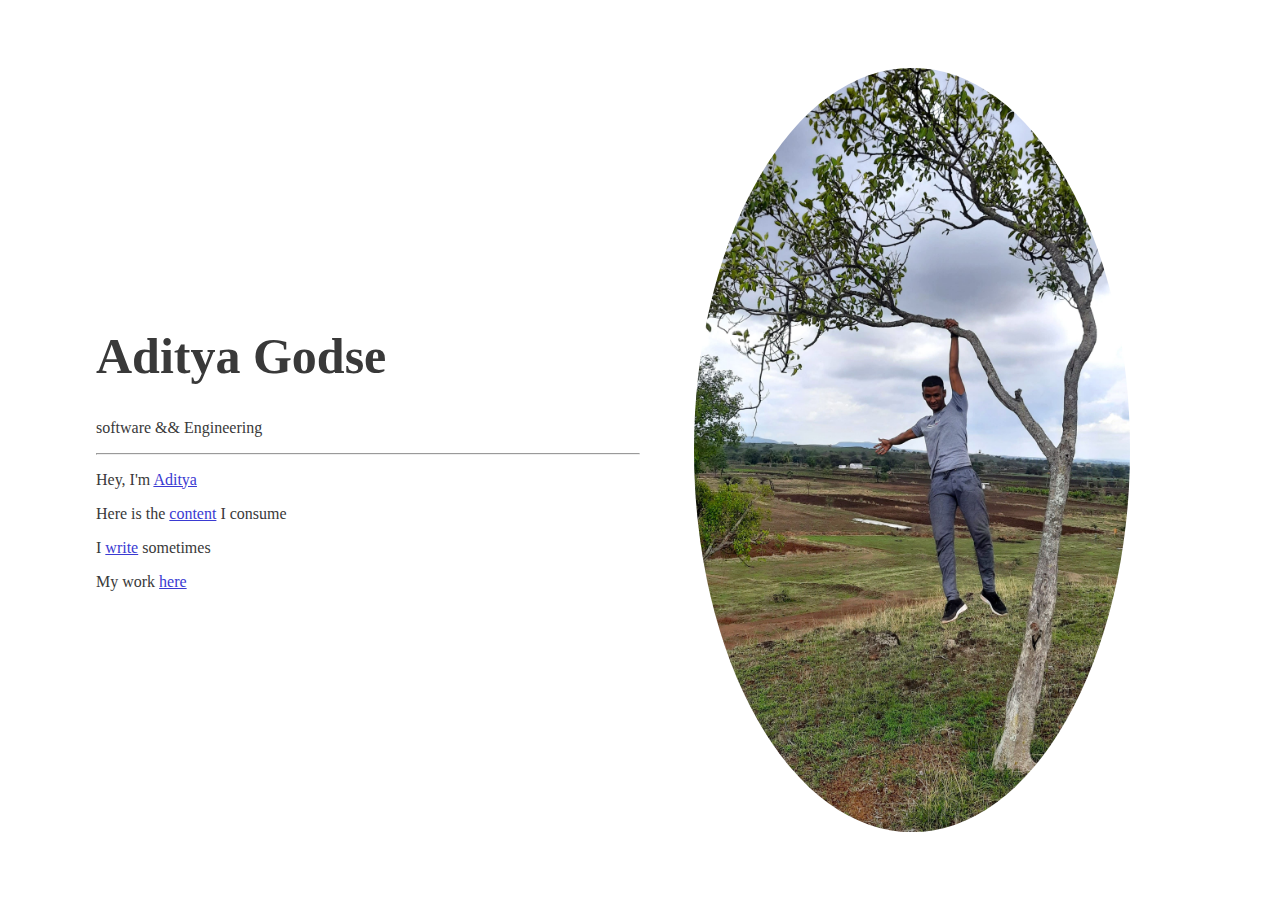
<file: index.html>
<!DOCTYPE html>
<html>

<head>
  <meta charset="UTF-8">
  <title>https://adimail</title>
  <style>
    body {
      margin: 0;
      padding: 0;
      color: #393939;
      font-family: Calibri;
    }

    ::selection {
      color: rgb(0, 0, 0);
      background-color: rgb(239, 239, 42);
    }

    a {
      color: rgb(58, 58, 210);
    }

    a:hover {
      background-color: #d3d3d3;
    }

    .root {
      display: flex;
      flex-direction: column;
    }

    h1 {
      font-size: 50px;
    }

    .headcontent {
      padding: 0 6em;
      display: flex;
      text-align: center;
      align-items: center;
      justify-content: center;
      height: 100vh;
    }

    .text {
      flex: 1;
      text-align: left;
    }

    .info {
      text-align: left;
    }

    .image {
      position: relative;
      overflow: visible;
      flex: 1;
      height: 85vh;
      display: flex;
      text-align: center;
      align-items: center;
      justify-content: center;
    }

    .image img {
      max-width: 100%;
      max-height: 100%;
      border-radius: 50%;
      transition: transform 0.3s ease;
    }

    img:active {
      transform: scale(1.08);
    }

    .head {
      display: flex;
      justify-content: space-between;
    }

    .head p i {
      font-size: small;
    }


    @media (max-width: 786px) {
      h1 {
        font-size: 40px;
      }

      .headcontent {
        display: grid;
        padding: 0;
      }

      .text {
        text-align: center;
        height: 100%;
      }

      .image {
        height: 100vh;
      }

      hr {
        height: 1px;
        background-image: -webkit-linear-gradient(left, rgba(0, 0, 0, 0), rgba(0, 0, 0, 0.75), rgba(0, 0, 0, 0));
        padding: 0;
        margin: 20px 0px 20px 0px;
        border: 0;
      }
    }
  </style>
  <link rel="icon" href="assets/sonchafa.png" type="icon">
</head>

<body>
  <div class="root">
    <div class="headcontent">
      <div class="text">
        <h1>Aditya Godse</h1>
        <p>software && Engineering</p>
        <hr>
        <div class="info">
          <p>Hey, I'm <a href="assets/about.html">Aditya</a></p>
          <p>Here is the <a href="assets/content.html">content</a> I consume</p>
          <p>I <a href="assets/notes.html">write</a> sometimes</p>
          <p>My work <a href="assets/work.html">here</a></p>
        </div>
      </div>
      <div class="image">
        <img src="assets/adimail.jpg" alt="image">
      </div>
    </div>
  </div>
</body>

</html>
</file>
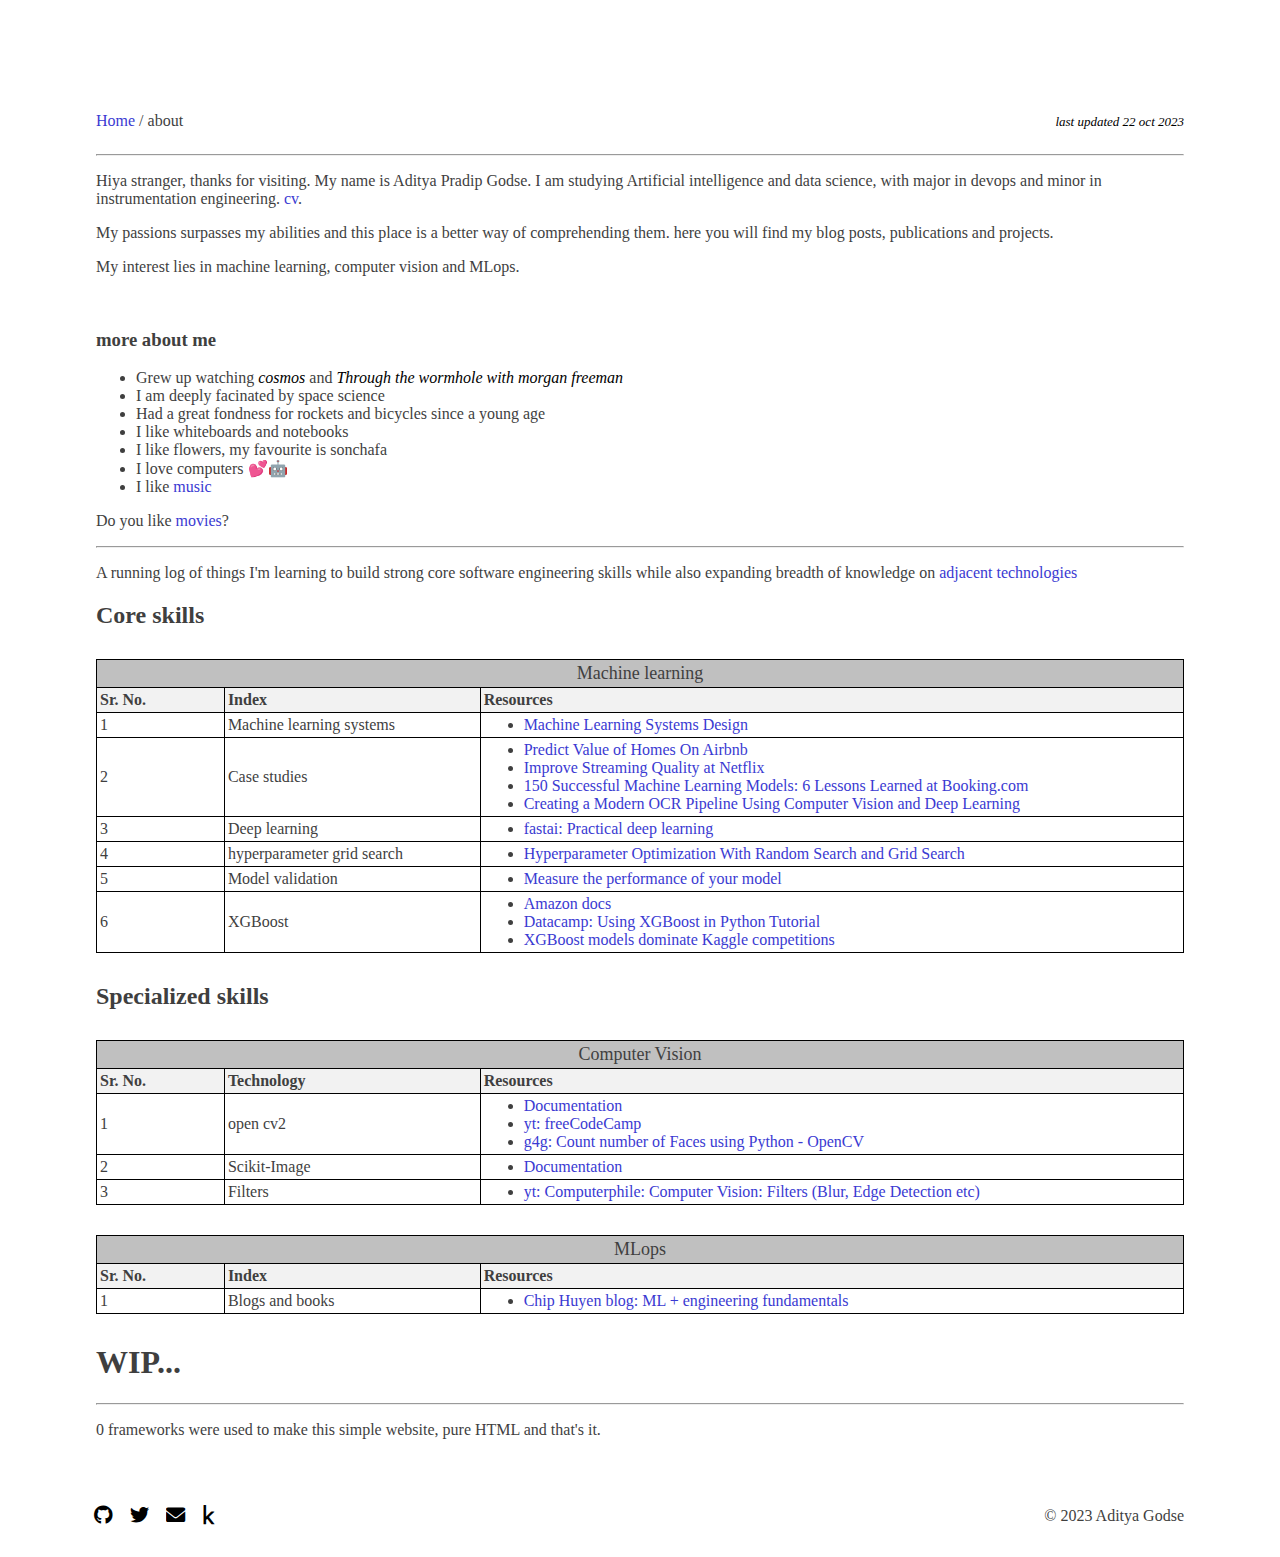
<file: assets/about.html>
<!DOCTYPE html>
<html>

<head>
  <meta charset="UTF-8">
  <title>https://adimail</title>
  <style>
    body {
      margin: 0;
      padding: 0;
      color: #3f3f3f;
      font-family: Calibri;
    }

    .head {
      display: flex;
      justify-content: space-between;
    }

    .head p i {
      font-size: small;
    }

    .label {
      display: flex;
      justify-content: space-between;
    }

    a {
      color: rgb(58, 58, 210);
    }

    a:hover {
      background-color: #d3d3d3;
    }

    ::selection {
      color: rgb(0, 0, 0);
      background-color: rgb(239, 239, 42);
    }

    a {
      text-decoration: none;
    }

    i {
      color: black;
      transform: scale(1.2);
    }

    p,
    a {
      font-size: medium;
    }

    .root {
      margin: 6em;
      margin-bottom: 1em;
    }

    table {
      border-collapse: collapse;
      width: 100%;
      margin: 30px 0;
    }

    th,
    td {
      border: 1px solid #000;
      padding: 3px;
      text-align: left;
      width: 33%;
    }

    th:first-child,
    td:first-child {
      width: 6%;
    }

    th:nth-child(2),
    td:nth-child(2) {
      width: 12%;
    }

    th {
      background-color: #f2f2f2;
    }

    td,
    ul,
    li {
      margin: 0;
    }


    @media (max-width: 500px) {
      .root {
        margin: 2em;
      }
    }
  </style>

  <link rel="icon" href="sonchafa.png" type="icon">
  <link rel="stylesheet" href="https://cdnjs.cloudflare.com/ajax/libs/font-awesome/6.0.0-beta3/css/all.min.css">
</head>

<body>
  <div class="root">
    <div class="content">
      <div class="head">
        <p><a href="../index.html">Home</a> / about</p>
        <p><i>last updated 22 oct 2023</i></p>
      </div>
      <hr>
      <p>Hiya stranger, thanks for visiting. My name is Aditya Pradip Godse. I am studying Artificial intelligence and
        data science, with major in devops and minor in instrumentation engineering. <a href="cv.html"> cv</a>.</p>
      <p>My passions surpasses my abilities and this place is a better way of comprehending them. here you will find my 
        blog posts, publications and projects.</p>
      <p>My interest lies in machine learning, computer vision and MLops.</p>
      <br>
      
      <h3>more about me</h3>
      <ul>
        <li>Grew up watching <i>cosmos</i> and <i>Through the wormhole with morgan freeman</i></li>
        <li>I am deeply facinated by space science</li>
        <li>Had a great fondness for rockets and bicycles since a young age</li>
        <li>I like whiteboards and notebooks</li>
        <li>I like flowers, my favourite is sonchafa</li>
        <li>I love computers 💕🤖</li>
        <li>I like <a href="https://open.spotify.com/user/31yapch6pln2ytkm3raieemqr3v4">music</a></li>
        <!-- <li><a href="list68.html">68 things</a> I want to do before I die</li> -->
      </ul>
      <p>Do you like <a href="movies.html">movies</a>?</p>
      <hr>
      <p>A running log of things I'm learning to build strong core software engineering skills while also expanding
        breadth of knowledge on <a href="http://www.effectiveengineer.com/blog/master-adjacent-disciplines">adjacent
          technologies</a></p>

      <div class="tables">
        <h2>Core skills</h2>

        <!-- Machine learning -->
        <table>
          <tr style="background-color: #c0c0c0;">
            <td style="text-align: center;font-size: large;" colspan="3">Machine learning</td>
          </tr>
          <tr>
            <th>Sr. No.</th>
            <th>Index</th>
            <th>Resources</th>
          </tr>
          <tr>
            <td>1</td>
            <td>Machine learning systems</td>
            <td>
              <ul>
                <li><a target="_blank" href="https://huyenchip.com/machine-learning-systems-design/toc.html">Machine
                    Learning Systems Design</a></li>
              </ul>
            </td>
          </tr>
          <tr>
            <td>2</td>
            <td>Case studies</td>
            <td>
              <ul>
                <li><a target="_blank"
                    href="https://medium.com/airbnb-engineering/using-machine-learning-to-predict-value-of-homes-on-airbnb-9272d3d4739d">Predict
                    Value of Homes On Airbnb</a></li>
                <li><a target="_blank"
                    href="https://netflixtechblog.com/using-machine-learning-to-improve-streaming-quality-at-netflix-9651263ef09f">Improve
                    Streaming Quality at Netflix</a></li>
                <li><a target="_blank"
                    href="https://blog.acolyer.org/2019/10/07/150-successful-machine-learning-models/">150 Successful
                    Machine Learning Models: 6 Lessons Learned at Booking.com</a></li>
                <li><a target="_blank"
                    href="https://blogs.dropbox.com/tech/2017/04/creating-a-modern-ocr-pipeline-using-computer-vision-and-deep-learning/">Creating
                    a Modern OCR Pipeline Using Computer Vision and Deep Learning</a></li>
              </ul>
            </td>
          </tr>
          <tr>
            <td>3</td>
            <td>Deep learning</td>
            <td>
              <ul>
                <li><a target="_blank" href="https://course.fast.ai/">fastai: Practical deep learning</a></li>
              </ul>
            </td>
          </tr>

          <tr>
            <td>4</td>
            <td>hyperparameter grid search</td>
            <td>
              <ul>
                <li><a target="_blank"
                    href="https://machinelearningmastery.com/hyperparameter-optimization-with-random-search-and-grid-search/">Hyperparameter
                    Optimization With Random Search and Grid Search</a></li>
              </ul>
            </td>
          </tr>
          
          <tr>
            <td>5</td>
            <td>Model validation</td>
            <td>
              <ul>
                <li><a target="_blank" href="https://www.kaggle.com/code/dansbecker/model-validation/tutorial">Measure the performance of your model</a></li>
              </ul>
            </td>
          </tr>
          
          <tr>
            <td>6</td>
            <td>XGBoost</td>
            <td>
              <ul>
                <li><a target="_blank" href="https://docs.aws.amazon.com/sagemaker/latest/dg/xgboost-HowItWorks.html">Amazon docs</a></li>
                <li><a target="_blank" href="https://www.datacamp.com/tutorial/xgboost-in-python">Datacamp: Using XGBoost in Python Tutorial</a></li>
                <li><a target="_blank" href="https://www.kaggle.com/code/dansbecker/xgboost">XGBoost models dominate Kaggle competitions</a></li>
              </ul>
            </td>
          </tr>
        </table>
        
        <h2>Specialized skills</h2>

        <!-- Computer Vision -->
        <table>
          <tr style="background-color: #c0c0c0;">
            <td style="text-align: center;font-size: large;" colspan="3">Computer Vision</td>
          </tr>
          <tr>
            <th>Sr. No.</th>
            <th>Technology</th>
            <th>Resources</th>
          </tr>
          <tr>
            <td>1</td>
            <td>open cv2</td>
            <td>
              <ul>
                <li><a target="_blank" href="https://docs.opencv.org/4.x/d6/d00/tutorial_py_root.html">Documentation</a>
                </li>
                <li><a target="_blank"
                    href="https://www.youtube.com/watch?v=01sAkU_NvOY&ab_channel=freeCodeCamp.org">yt: freeCodeCamp</a>
                </li>
                <li><a target="_blank"
                    href="https://www.geeksforgeeks.org/count-number-of-faces-using-python-opencv/">g4g: Count number of
                    Faces using Python - OpenCV</a></li>
              </ul>
            </td>
          </tr>
          <tr>
            <td>2</td>
            <td>Scikit-Image</td>
            <td>
              <ul>
                <li><a target="_blank" href="https://scikit-image.org/docs/stable/">Documentation</a></li>
              </ul>
            </td>
          </tr>
          <tr>
            <td>3</td>
            <td>Filters</td>
            <td>
              <ul>
                <li><a target="_blank"
                    href="https://www.youtube.com/playlist?list=PLzH6n4zXuckoRdljSlM2k35BufTYXNNeF">yt: Computerphile:
                    Computer Vision: Filters (Blur, Edge Detection etc)</a></li>
              </ul>
            </td>
          </tr>
        </table>

        <!-- MLops -->
        <table>
          <tr style="background-color: #c0c0c0;">
            <td style="text-align: center;font-size: large;" colspan="3">MLops</td>
          </tr>
          <tr>
            <th>Sr. No.</th>
            <th>Index</th>
            <th>Resources</th>
          </tr>
          <tr>
            <td>1</td>
            <td>Blogs and books</td>
            <td>
              <ul>
                <li><a target="_blank" href="https://huyenchip.com/mlops/#overview">Chip Huyen blog: ML + engineering
                    fundamentals</a></li>
              </ul>
            </td>
          </tr>
        </table>
      </div>

      <h1>WIP...</h1>
    </div>
    <hr>
    <footer>
      <p>0 frameworks were used to make this simple website, pure HTML and that's it.</p>
      <br><br>
      <div class="label">
        <div style="display: flex;">
          <p style="margin-right: 20px;">
            <a href="https://github.com/adimail" class="gh">
              <i class="fab fa-github"></i>
            </a>
          </p>
          <p style="margin-right: 20px;">
            <a href="https://twitter.com/adityagodse381" class="gh">
              <i class="fab fa-twitter"></i>
            </a>
          </p>
          <p style="margin-right: 20px;">
            <a href="mailto:adimail2404@gmail.com" class="gh">
              <i class="fas fa-envelope"></i>
            </a>
          </p>
          <p style="margin-right: 20px;">
            <a href="https://www.kaggle.com/decentralized" class="gh">
              <i class="fab fa-kaggle"></i>
            </a>
          </p>
        </div>
        
        <p>&copy 2023 Aditya Godse</p>
      </div>
    </footer>
  </div>
</body>

</html>
</file>
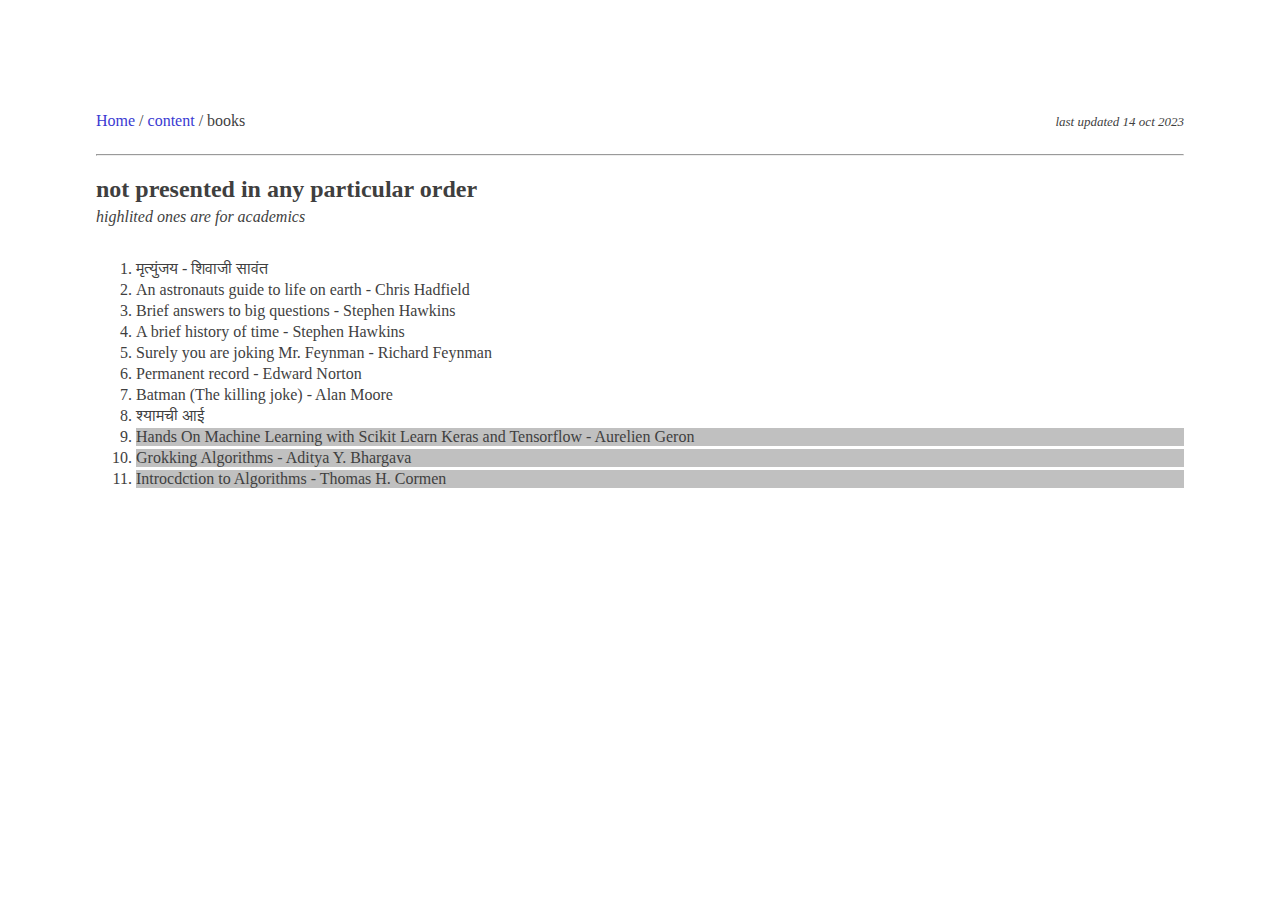
<file: assets/books.html>
<!DOCTYPE html>
<html>

<head>
  <meta charset="UTF-8">
  <title>https://adimail</title>
  <style>
    body {
      margin: 0;
      padding: 0;
      color: #3f3f3f;
      font-family: Calibri;
    }

    .root {
      margin: 6em;
    }

    a {
      color: rgb(58, 58, 210);
    }
    .content ol li{
      margin-top: 3px;
    }
    .head {
      display: flex;
      justify-content: space-between;
    }

    .head p i {
      font-size: small;
    }

    a:hover {
      background-color: #d3d3d3;
    }

    ::selection {
      color: rgb(0, 0, 0);
      background-color: rgb(239, 239, 42);
    }

    a {
      text-decoration: none;
    }
    #academic{
      background-color: #3f3f3f54;
    }
    @media (max-width: 500px) {
      .root {
        margin: 2em;
      }
    }
  </style>
  <link rel="icon" href="sonchafa.png" type="icon">
</head>

<body>
  <div class="root">
    <div class="head">
      <p><a href="../index.html">Home</a> / <a href="content.html">content</a> / books</p>
      <p><i>last updated 14 oct 2023</i></p>
    </div>
    <div class="content">
      
      <hr>
      <h2 style="margin-bottom: 5px;">not presented in any particular order</h2>
      <i>highlited ones are for academics</i>
      
      <br>
      <br>

      <ol>
        <li>मृत्युंजय - शिवाजी सावंत</li>
        <li>An astronauts guide to life on earth - Chris Hadfield</li>
        <li>Brief answers to big questions - Stephen Hawkins</li>
        <li>A brief history of time - Stephen Hawkins</li>
        <li>Surely you are joking Mr. Feynman - Richard Feynman</li>
        <li>Permanent record - Edward Norton</li>
        <li>Batman (The killing joke) - Alan Moore</li>
        <li>श्यामची आई</li>
        <li id="academic">Hands On Machine Learning with Scikit Learn Keras and Tensorflow - Aurelien Geron</li>
        <li id="academic">Grokking Algorithms - Aditya Y. Bhargava</li>
        <li id="academic">Introcdction to Algorithms - Thomas H. Cormen</li>
      </ol>
    </div>

  </div>
</body>

</html>
</file>
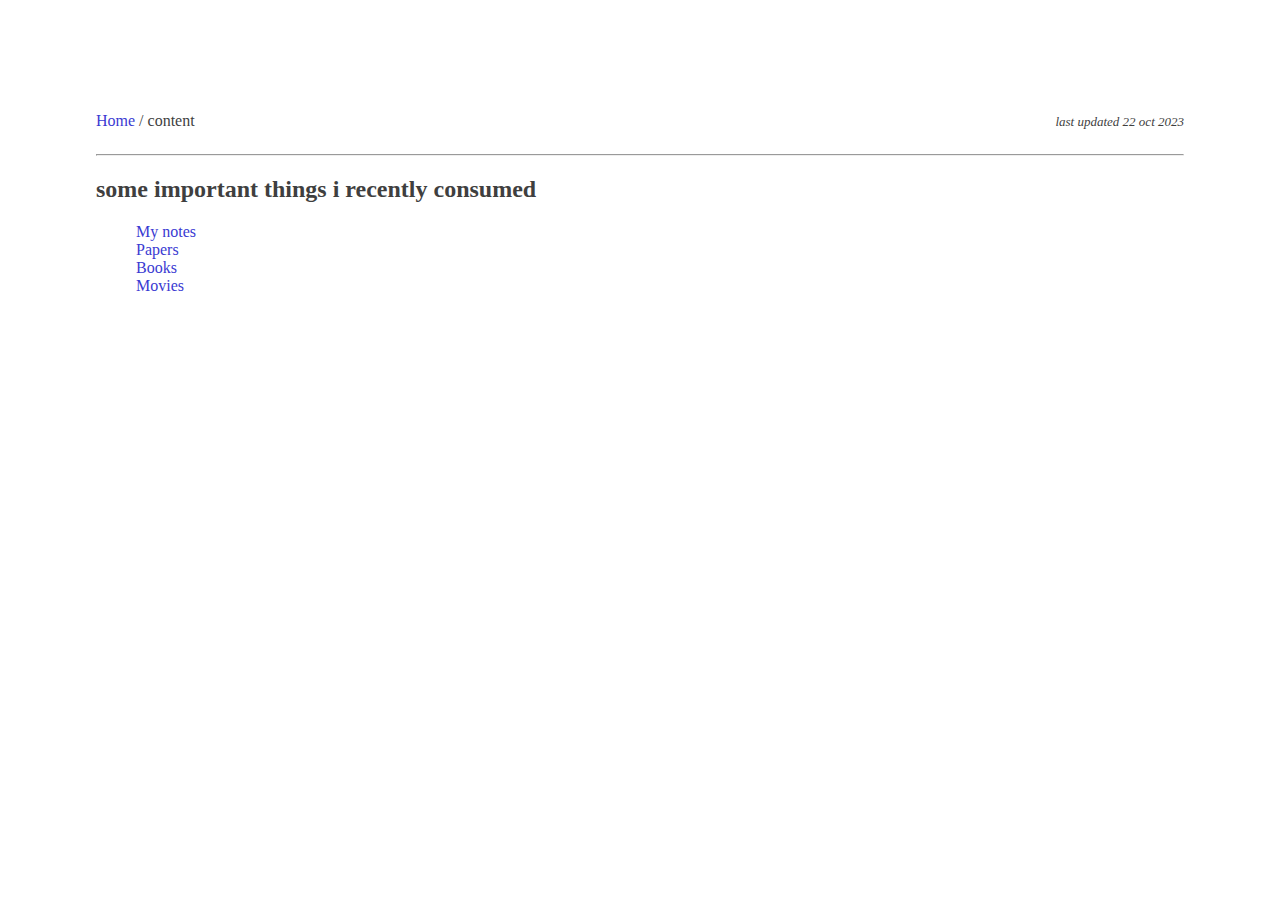
<file: assets/content.html>
<!DOCTYPE html>
<html>

<head>
  <meta charset="UTF-8">
  <title>https://adimail</title>
  <style>
    body {
      margin: 0;
      padding: 0;
      color: #3f3f3f;
      font-family: Calibri;
    }

    .head {
      display: flex;
      justify-content: space-between;
    }

    .head p i {
      font-size: small;
    }

    li {
      list-style: none;
    }

    a {
      color: rgb(58, 58, 210);
    }

    a:hover {
      background-color: #d3d3d3;
    }

    ::selection {
      color: rgb(0, 0, 0);
      background-color: rgb(239, 239, 42);
    }

    .root {
      margin: 6em;
    }

    a {
      text-decoration: none;
    }

    @media (max-width: 500px) {
      .root {
        margin: 2em;
      }
    }
  </style>
  <link rel="icon" href="sonchafa.png" type="icon">
</head>

<body>
  <div class="root">
    <div class="content">
      <div class="head">
        <p><a href="../index.html">Home</a> / content</p>
        <p><i>last updated 22 oct 2023</i></p>
      </div>
      <hr>
    </div>
    <h2>some important things i recently consumed</h2>
    <ul>
      <li><a href="notes.html">My notes</a></li>
      <li><a href="papers.html">Papers</a></li>
      <li><a href="books.html">Books</a></li>
      <li><a href="movies.html">Movies</a></li>
    </ul>
  </div>
</body>

</html>
</file>
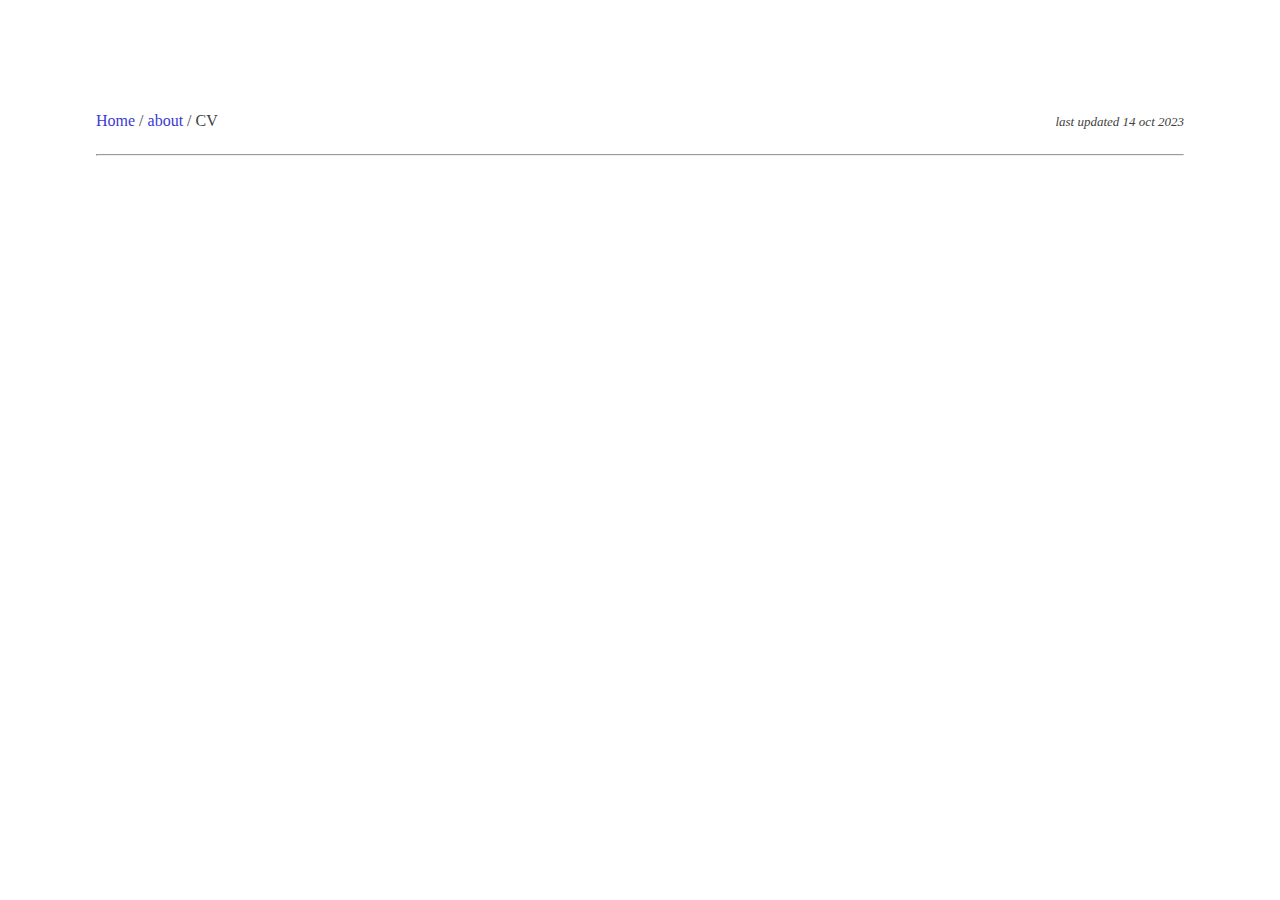
<file: assets/cv.html>
<!DOCTYPE html>
<html>

<head>
  <meta charset="UTF-8">
  <title>https://adimail</title>
  <style>
    body {
      margin: 0;
      padding: 0;
      color: #3f3f3f;
      font-family: Calibri;
    }

    .head {
      display: flex;
      justify-content: space-between;
    }

    .head p i {
      font-size: small;
    }

    .resume {
      display: flex;
      justify-content: space-around;
      align-items: center;
    }

    .content {
      margin: 6em;
    }

    a {
      color: rgb(58, 58, 210);
    }

    a:hover {
      background-color: #d3d3d3;
    }

    ::selection {
      color: rgb(0, 0, 0);
      background-color: rgb(239, 239, 42);
    }

    a {
      text-decoration: none;
    }

    @media (max-width: 500px) {
      .root {
        margin: 2em;
      }
    }
  </style>
  <link rel="icon" href="sonchafa.png" type="icon">
</head>

<body>
  <div class="root">
    <div class="content">
      <div class="head">
        <p><a href="../index.html">Home</a> / <a href="about.html">about</a> / CV</p>
        <p><i>last updated 14 oct 2023</i></p>
      </div>
      <hr>
      <div class="resume">
        <!-- <iframe src="Aditya_Godse_(Resume_Feb_2023).pdf" width="800px" height="1170"></iframe> -->
      </div>

    </div>

  </div>
</body>

</html>
</file>
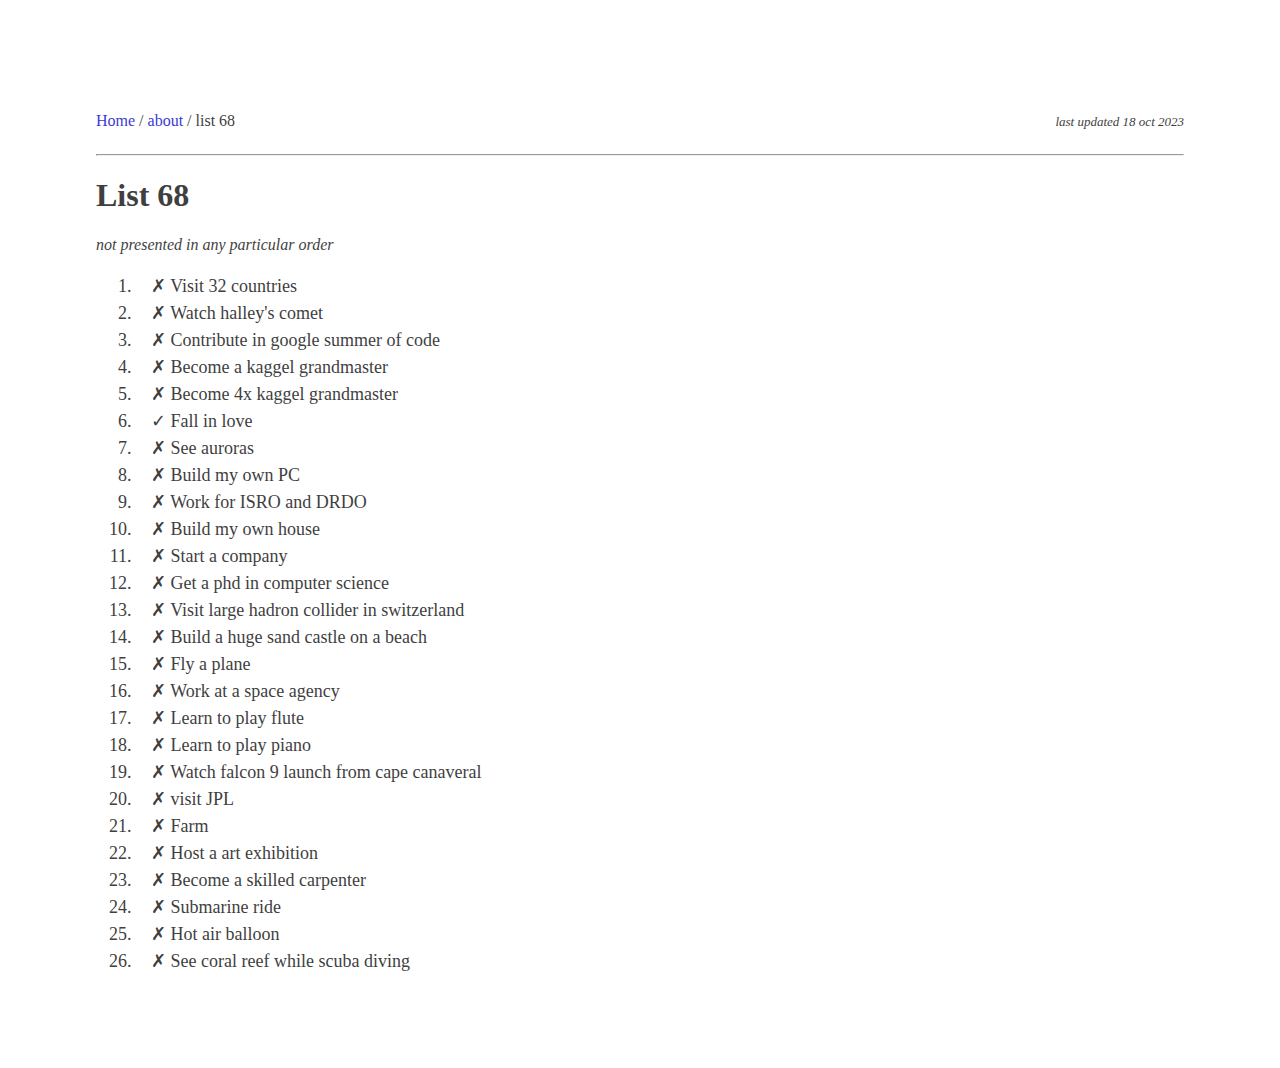
<file: assets/list68.html>
<!DOCTYPE html>
<html>

<head>
  <meta charset="UTF-8">
  <title>https://adimail</title>
  <style>
    body {
      margin: 0;
      padding: 0;
      color: #3f3f3f;
      font-family: Calibri;
    }

    a {
      color: rgb(58, 58, 210);
    }

    .head {
      display: flex;
      justify-content: space-between;
    }

    .head p i {
      font-size: small;
    }

    a:hover {
      background-color: #d3d3d3;
    }

    ::selection {
      color: rgb(0, 0, 0);
      background-color: rgb(239, 239, 42);
    }

    a {
      text-decoration: none;
    }

    .list68 li {
      padding-top: 5px;
      font-size: large;
      padding-left: 15px;
    }

    #done {
      color: rgb(7, 115, 7);
    }

    .root {
      margin: 6em;
    }

    @media (max-width: 500px) {
      .root {
        margin: 2em;
      }
    }
  </style>
  <link rel="icon" href="sonchafa.png" type="icon">
</head>

<body>
  <div class="root">
    <div class="head">
      <p><a href="../index.html">Home</a> / <a href="about.html">about</a> / list 68</p>
      <p><i>last updated 18 oct 2023</i></p>
    </div>
    <div class="content">
      <hr>
      <h1>List 68</h1>
      <p><i>not presented in any particular order</i></p>
      <ol class="list68">
        <li>✗ Visit 32 countries<a href="32countries.html"></a></li>
        <li>✗ Watch halley's comet</li>
        <li>✗ Contribute in google summer of code</li>
        <li>✗ Become a kaggel grandmaster</li>
        <li>✗ Become 4x kaggel grandmaster</li>
        <li>✓ Fall in love</li>
        <li>✗ See auroras</li>
        <li>✗ Build my own PC</li>
        <li>✗ Work for ISRO and DRDO</li>
        <li>✗ Build my own house</li>
        <li>✗ Start a company</li>
        <li>✗ Get a phd in computer science</li>
        <li>✗ Visit large hadron collider in switzerland</li>
        <li>✗ Build a huge sand castle on a beach</li>
        <li>✗ Fly a plane</li>
        <li>✗ Work at a space agency</li>
        <li>✗ Learn to play flute</li>
        <li>✗ Learn to play piano</li>
        <li>✗ Watch falcon 9 launch from cape canaveral</li>
        <li>✗ visit JPL</li>
        <li>✗ Farm</li>
        <li>✗ Host a art exhibition</li>
        <li>✗ Become a skilled carpenter</li>
        <li>✗ Submarine ride</li>
        <li>✗ Hot air balloon</li>
        <li>✗ See coral reef while scuba diving</li>
      </ol>
    </div>

  </div>
</body>

</html>
</file>
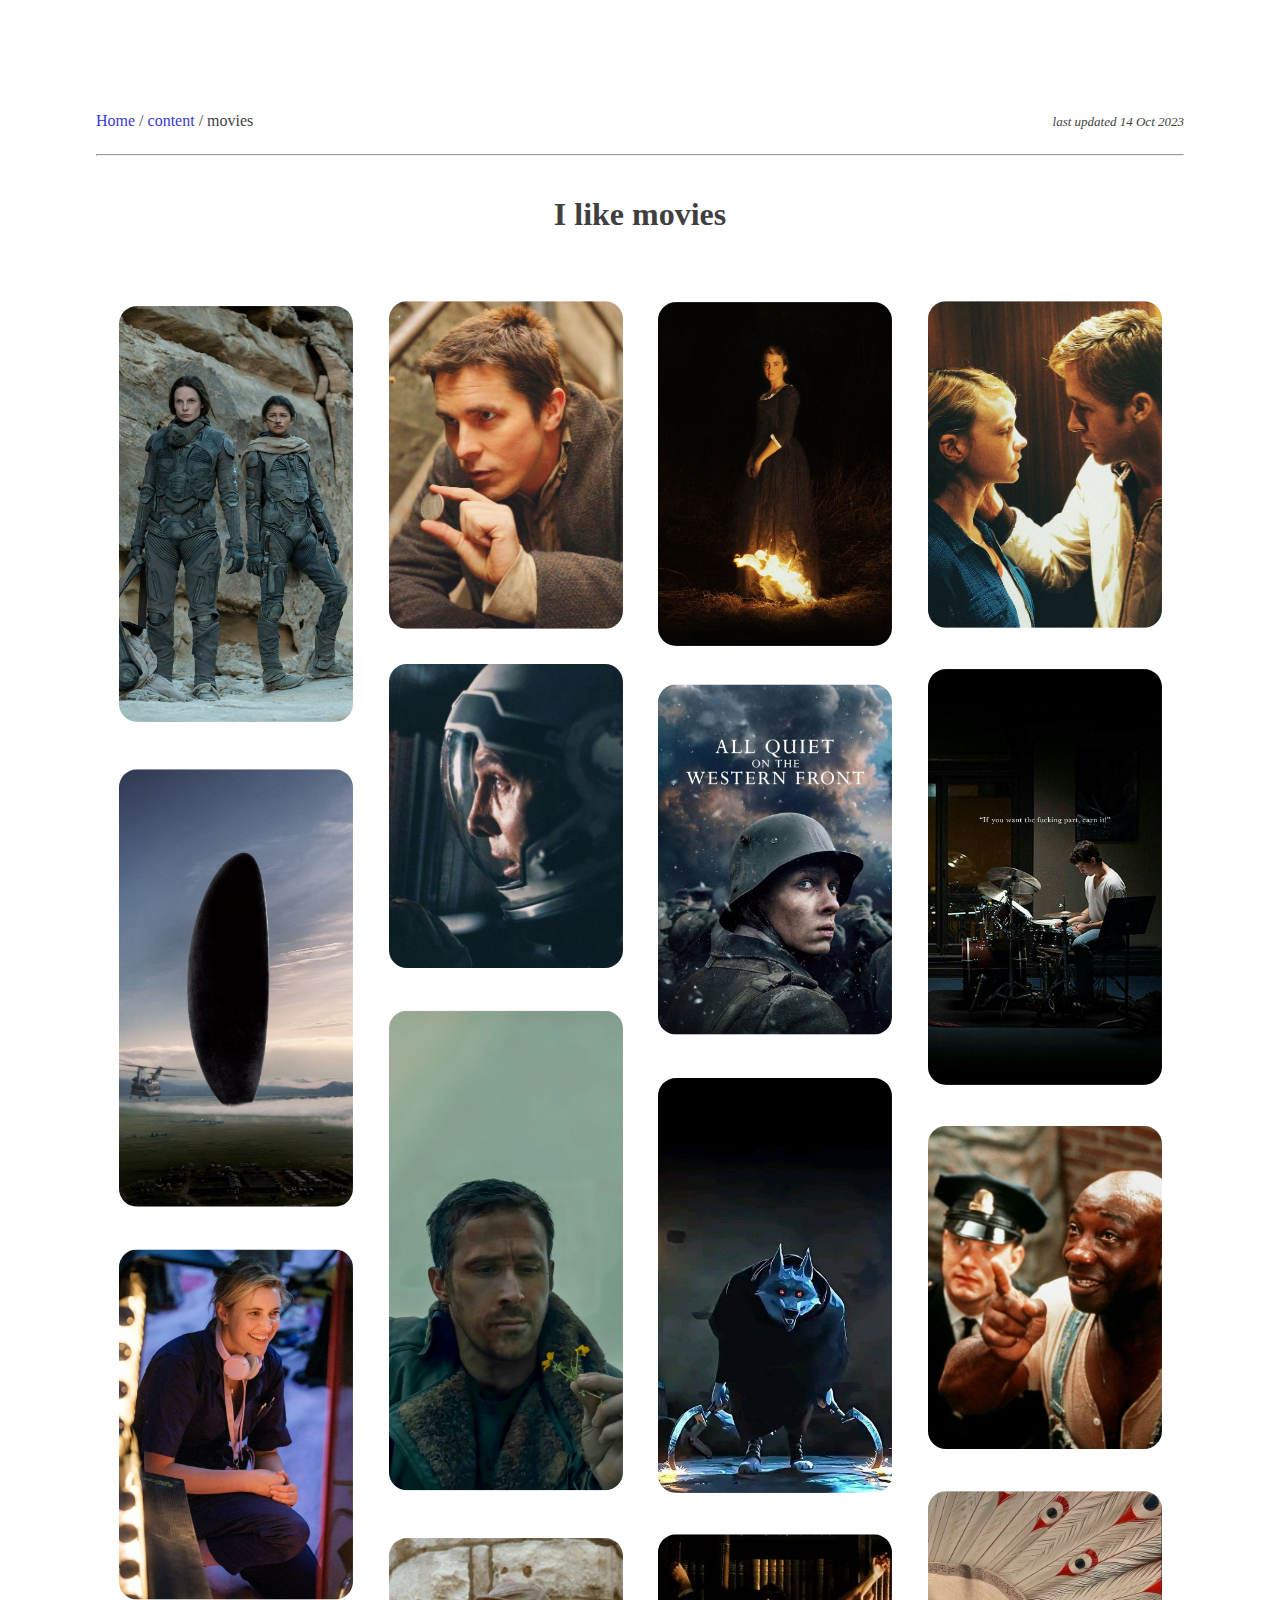
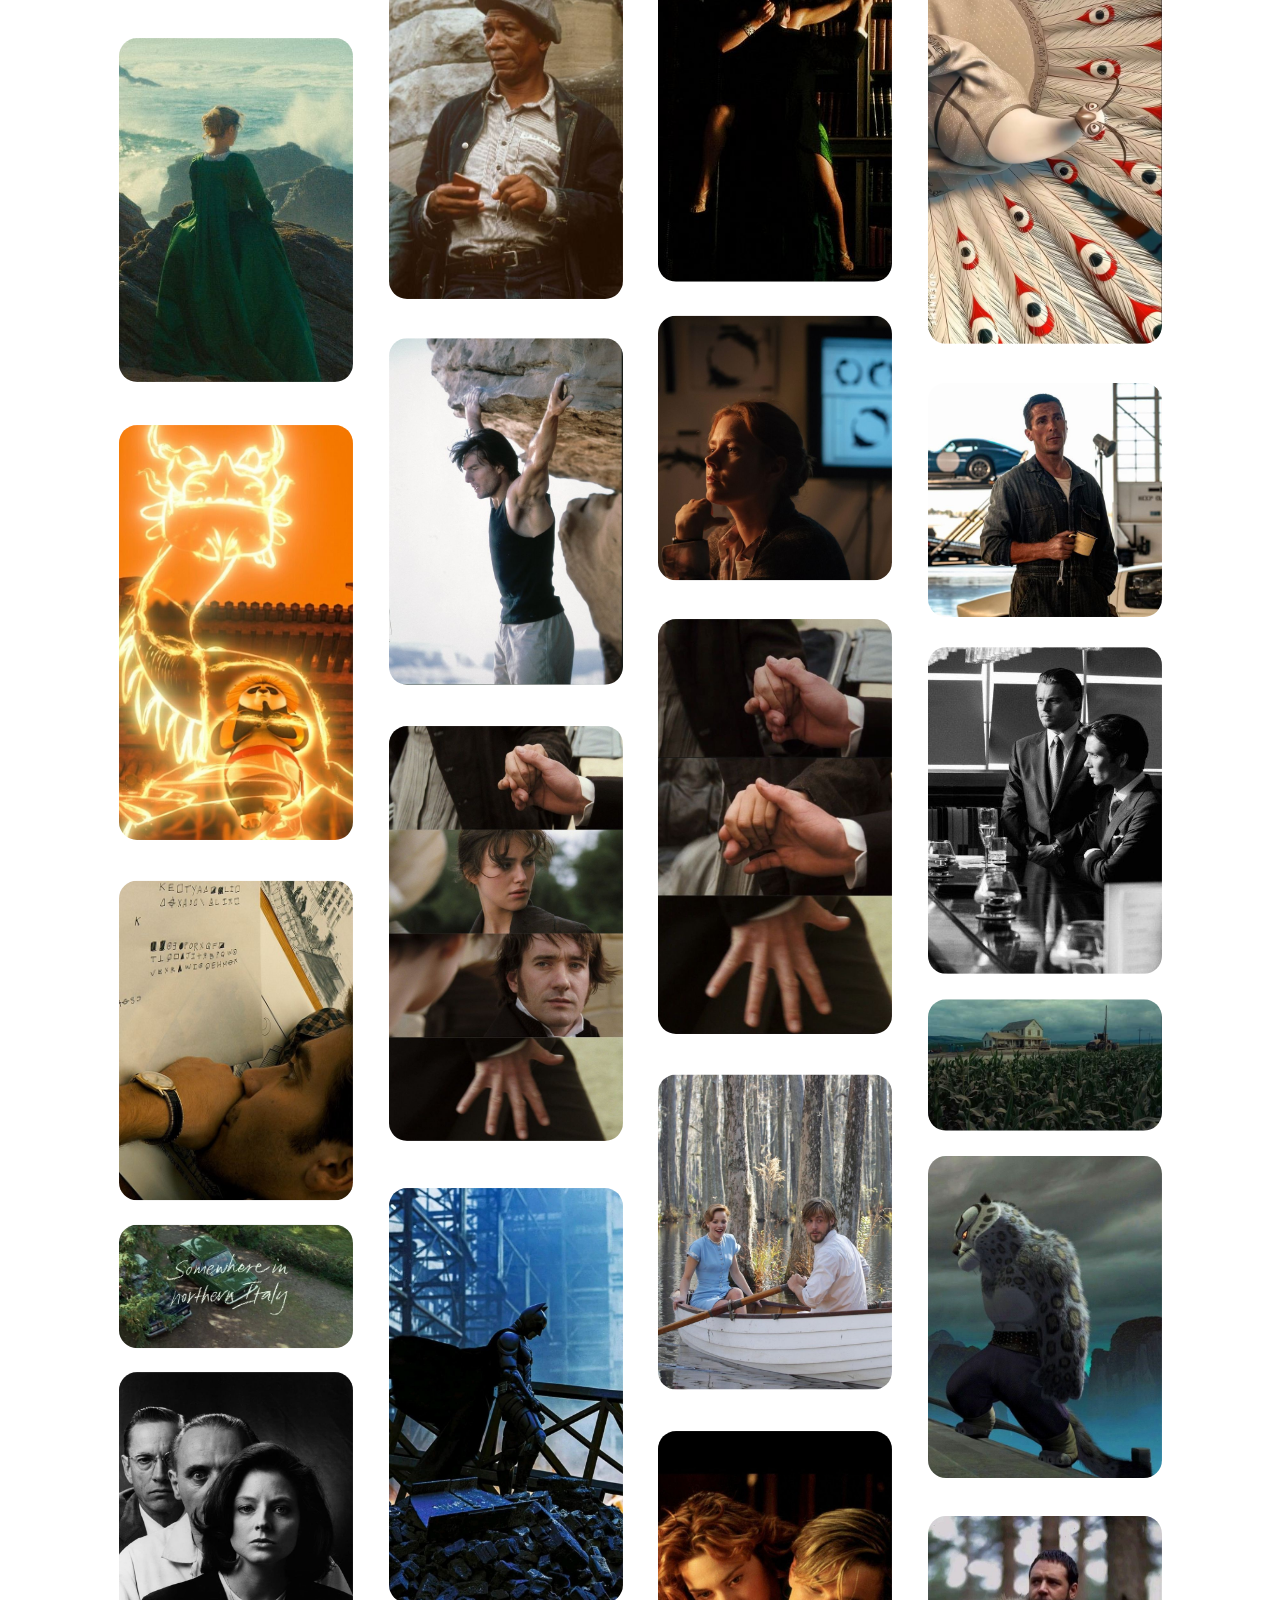
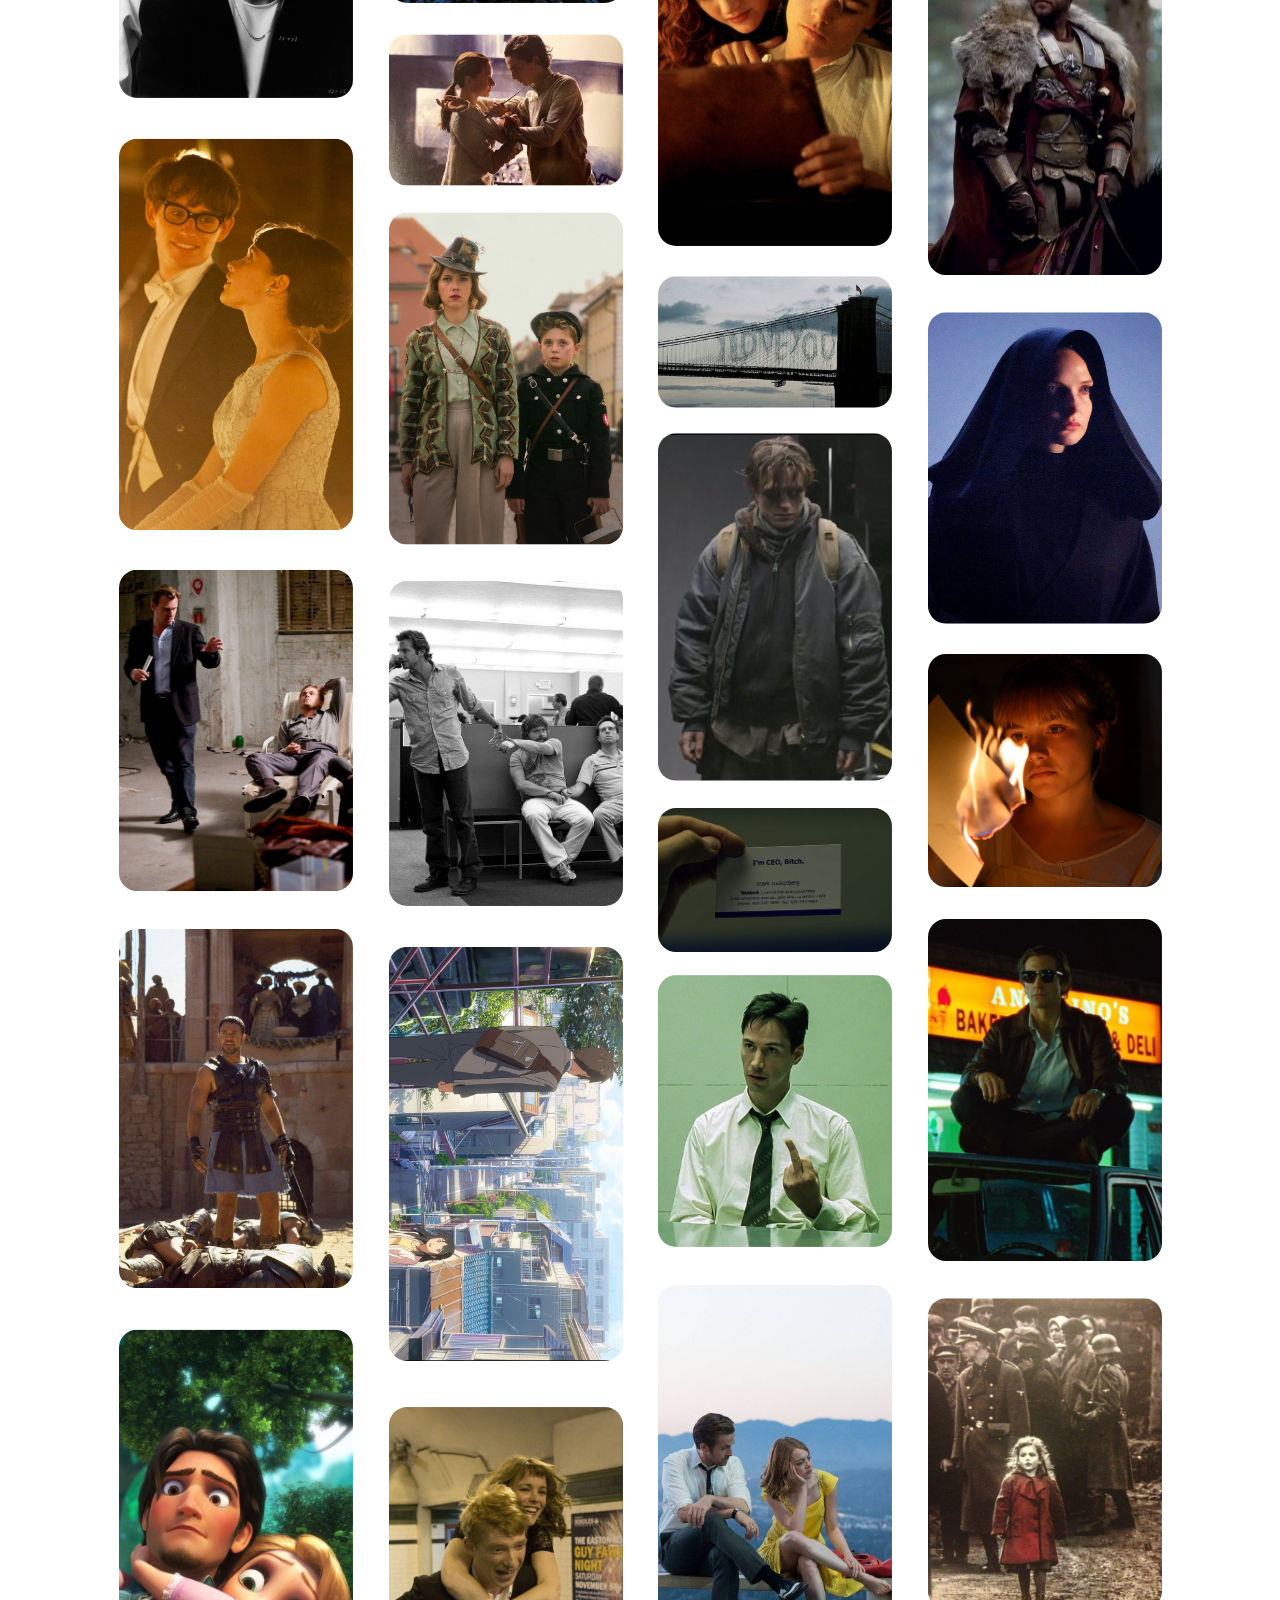
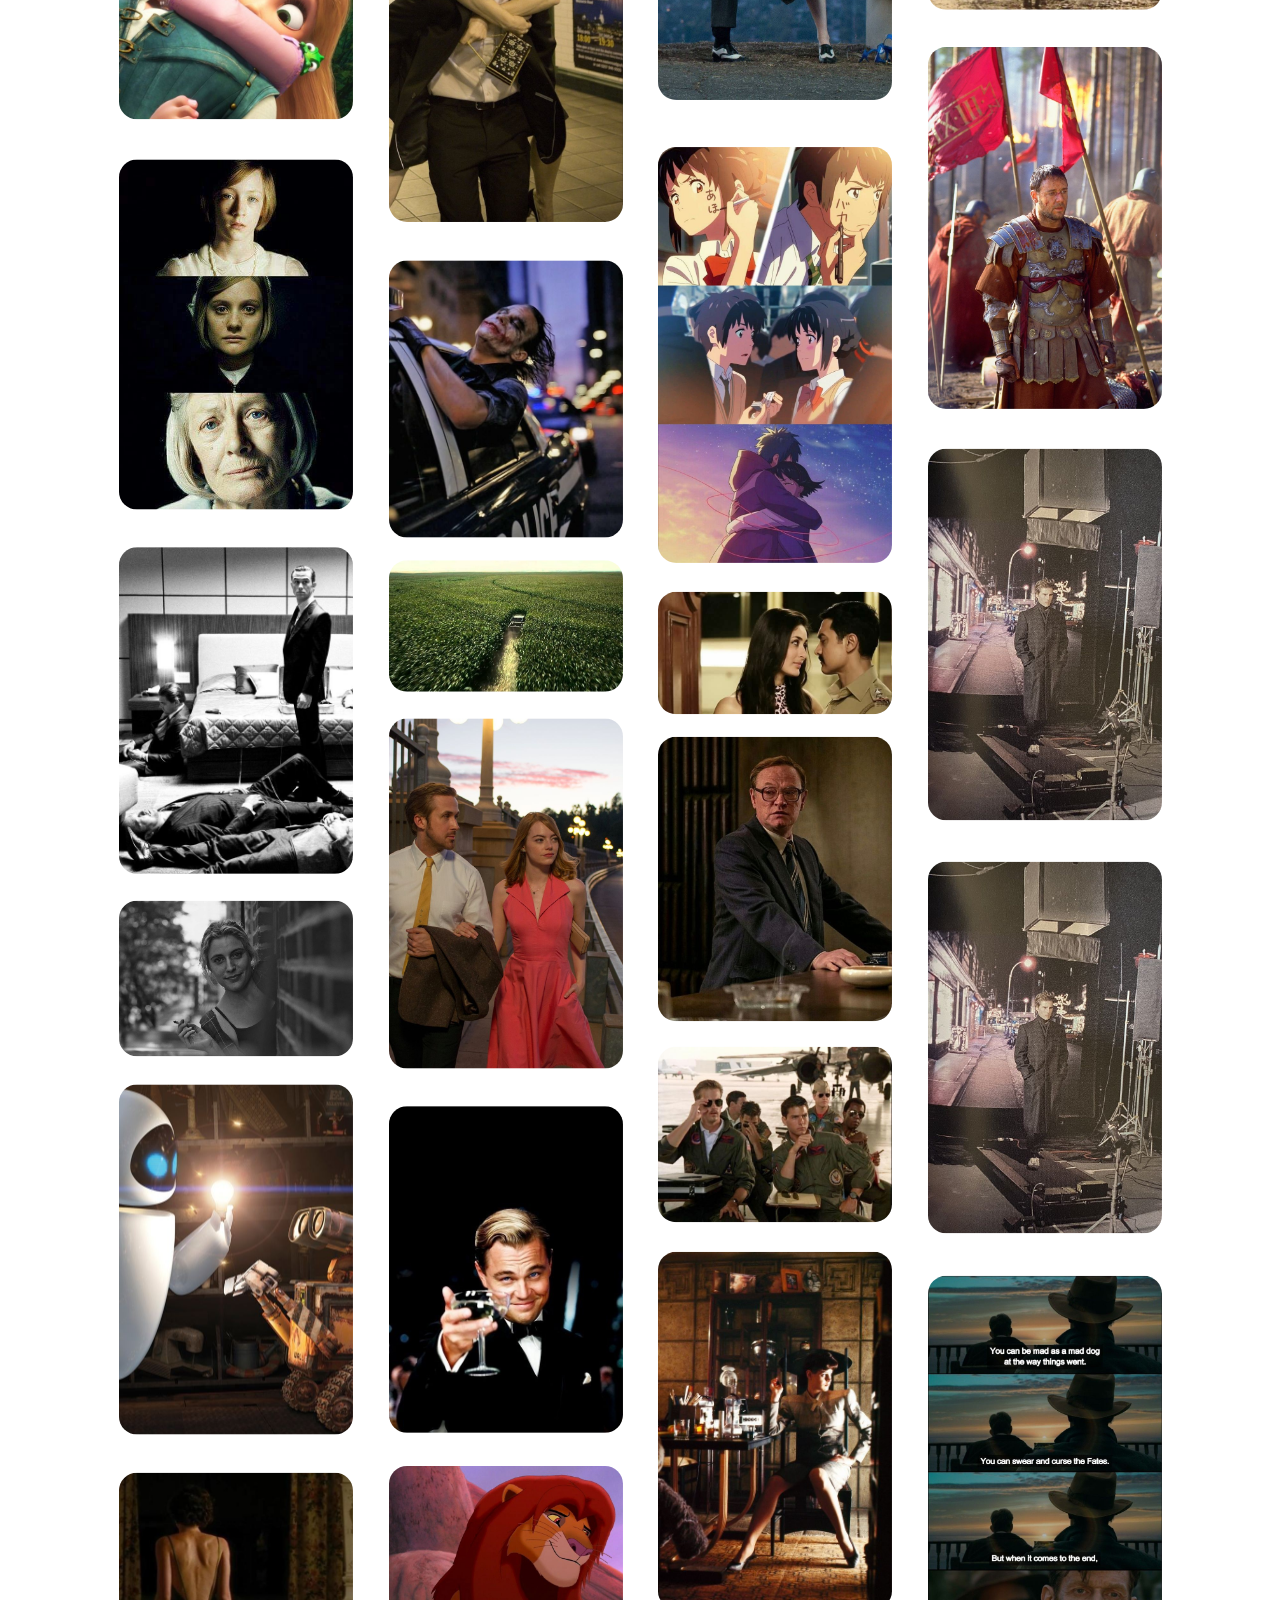
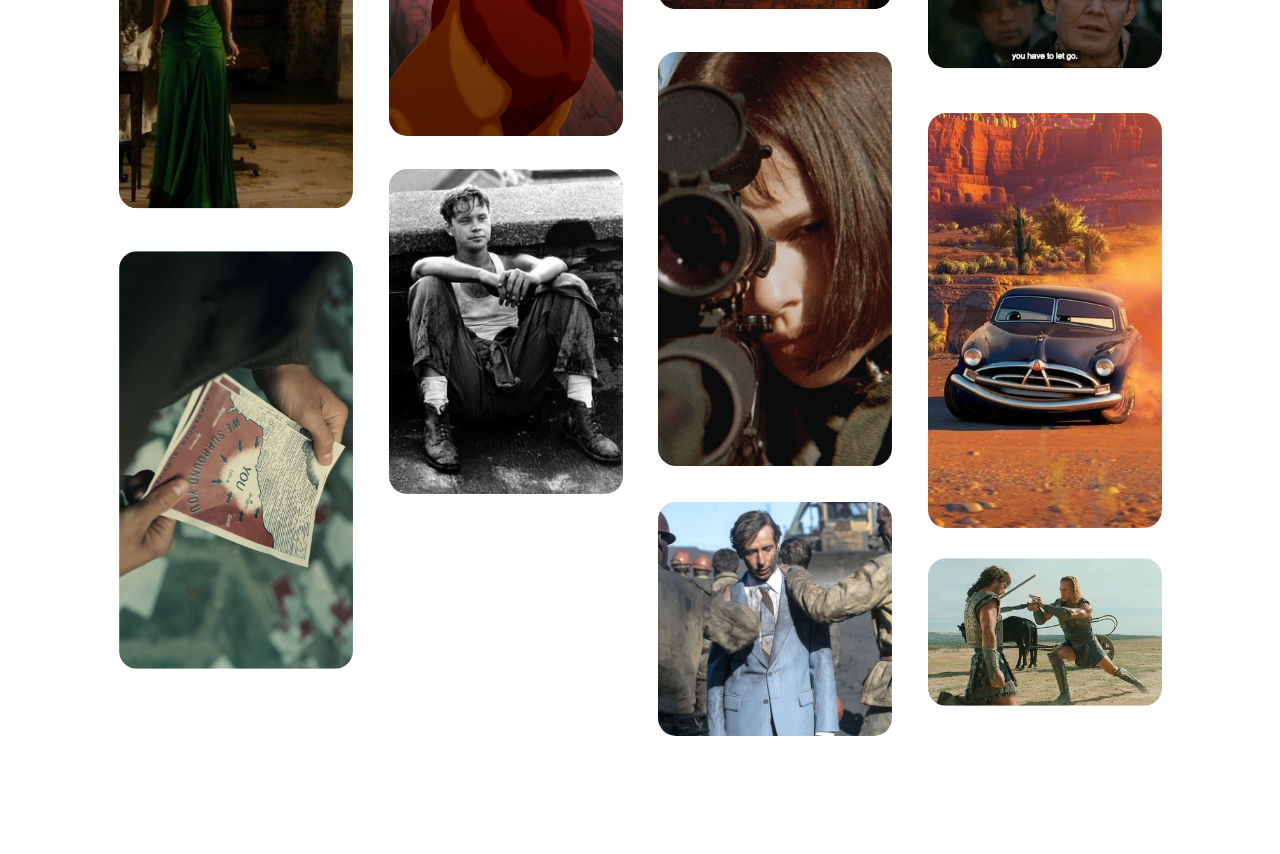
<file: assets/movies.html>
<!DOCTYPE html>
<html>

<head>
  <meta charset="UTF-8">
  <title>https://adimail</title>
  <style>
    body {
      margin: 0;
      padding: 0;
      color: #3f3f3f;
      font-family: Calibri;
    }

    a {
      color: rgb(58, 58, 210);
    }

    .gallery {
      display: grid;
      grid-template-columns: repeat(4, 1fr);
      gap: 10px;
      padding: 10px;
    }

    .column {
      background-color: #fff;
    }

    .column img {
      width: 100%;
      height: auto;
      display: block;
      margin: 0;
      transform: scale(0.9);
      border-radius: 20px;
      transition: 3s ease;
    }

    .column img:hover {
      transform: scale(1);
      border-radius: 0;
    }

    h1 {
      margin: 40px;
    }

    .head {
      display: flex;
      justify-content: space-between;
    }

    .head p i {
      font-size: small;
    }

    a:hover {
      background-color: #d3d3d3;
    }

    ::selection {
      color: rgb(0, 0, 0);
      background-color: rgb(239, 239, 42);
    }

    a {
      text-decoration: none;
    }

    .root {
      margin: 6em;
    }

    @media (max-width: 500px) {
      .root {
        margin: 2em;
      }
    }
  </style>
  <link rel="icon" href="sonchafa.png" type="icon">
</head>

<body>
  <div class="root">
    <div class="head">
      <p><a href="../index.html">Home</a> / <a href="content.html">content</a> / movies</p>
      <p><i>last updated 14 Oct 2023</i></p>
    </div>
    <div class="content">
      <hr>
      <h1 style="text-align: center;">I like movies</h1>

      <div class="gallery">
        <div class="column">
          <!-- Column 1 -->
          <img src="movies/img1.jpg" alt="Image 1">
          <img src="movies/img2.jpg" alt="Image 2">
          <img src="movies/img3.jpg" alt="Image 3">
          <img src="movies/img4.jpg" alt="Image 4">
          <img src="movies/img5.jpg" alt="Image 5">
          <img src="movies/img6.jpg" alt="Image 6">
          <img src="movies/img7.jpg" alt="Image 7">
          <img src="movies/img8.jpg" alt="Image 8">
          <img src="movies/img9.jpg" alt="Image 9">
          <img src="movies/img10.jpg" alt="Image 10">
          <img src="movies/img11.jpg" alt="Image 11">
          <img src="movies/img12.jpg" alt="Image 12">
          <img src="movies/img13.jpg" alt="Image 13">
          <img src="movies/img14.jpg" alt="Image 14">
          <img src="movies/img15.jpg" alt="Image 15">
          <img src="movies/img16.jpg" alt="Image 16">
          <img src="movies/img17.jpg" alt="Image 17">
          <img src="movies/img18.jpg" alt="Image 18">
        </div>
        <div class="column">
          <!-- Column 2 -->
          <img src="movies/img20.jpg" alt="Image 20">
          <img src="movies/img21.jpg" alt="Image 21">
          <img src="movies/img19.jpg" alt="Image 19">
          <img src="movies/img22.jpg" alt="Image 22">
          <img src="movies/img23.jpg" alt="Image 23">
          <img src="movies/img24.jpg" alt="Image 24">
          <img src="movies/img25.jpg" alt="Image 25">
          <img src="movies/img26.jpg" alt="Image 26">
          <img src="movies/img27.jpg" alt="Image 27">
          <img src="movies/img28.jpg" alt="Image 28">
          <img src="movies/img29.jpg" alt="Image 29">
          <img src="movies/img30.jpg" alt="Image 30">
          <img src="movies/img31.jpg" alt="Image 31">
          <img src="movies/img32.jpg" alt="Image 32">
          <img src="movies/img33.jpg" alt="Image 33">
          <img src="movies/img34.jpg" alt="Image 34">
          <img src="movies/img35.jpg" alt="Image 35">
          <img src="movies/img36.jpg" alt="Image 36">
        </div>
        <div class="column">
          <!-- Column 3 -->
          <img src="movies/img39.jpg" alt="Image 39">
          <img src="movies/img37.jpg" alt="Image 37">
          <img src="movies/img40.jpg" alt="Image 40">
          <img src="movies/img41.jpg" alt="Image 41">
          <img src="movies/img42.jpg" alt="Image 42">
          <img src="movies/img43.jpg" alt="Image 43">
          <img src="movies/img44.jpg" alt="Image 44">
          <img src="movies/img45.jpg" alt="Image 45">
          <img src="movies/img38.jpg" alt="Image 38">
          <img src="movies/img46.jpg" alt="Image 46">
          <img src="movies/img47.jpg" alt="Image 47">
          <img src="movies/img48.jpg" alt="Image 48">
          <img src="movies/img49.jpg" alt="Image 49">
          <img src="movies/img50.jpg" alt="Image 50">
          <img src="movies/img51.jpg" alt="Image 51">
          <img src="movies/img52.jpg" alt="Image 52">
          <img src="movies/img53.jpg" alt="Image 53">
          <img src="movies/img54.jpg" alt="Image 54">
          <img src="movies/img55.jpg" alt="Image 55">
          <img src="movies/img56.jpg" alt="Image 56">
        </div>
        <div class="column">
          <!-- Column 4 -->
          <img src="movies/img57.jpg" alt="Image 57">
          <img src="movies/img58.jpg" alt="Image 58">
          <img src="movies/img59.jpg" alt="Image 59">
          <img src="movies/img60.jpg" alt="Image 60">
          <img src="movies/img61.jpg" alt="Image 61">
          <img src="movies/img62.jpg" alt="Image 62">
          <img src="movies/img63.jpg" alt="Image 63">
          <img src="movies/img64.jpg" alt="Image 64">
          <img src="movies/img65.jpg" alt="Image 65">
          <img src="movies/img66.jpg" alt="Image 66">
          <img src="movies/img67.jpg" alt="Image 67">
          <img src="movies/img68.jpg" alt="Image 68">
          <img src="movies/img69.jpg" alt="Image 69">
          <img src="movies/img70.jpg" alt="Image 70">
          <img src="movies/img71.jpg" alt="Image 71">
          <img src="movies/img72.jpg" alt="Image 72">
          <img src="movies/img73.jpg" alt="Image 73">
          <img src="movies/img74.jpg" alt="Image 74">
          <img src="movies/img75.jpg" alt="Image 75">
        </div>
      </div>


    </div>
  </div>
</body>

</html>
</file>
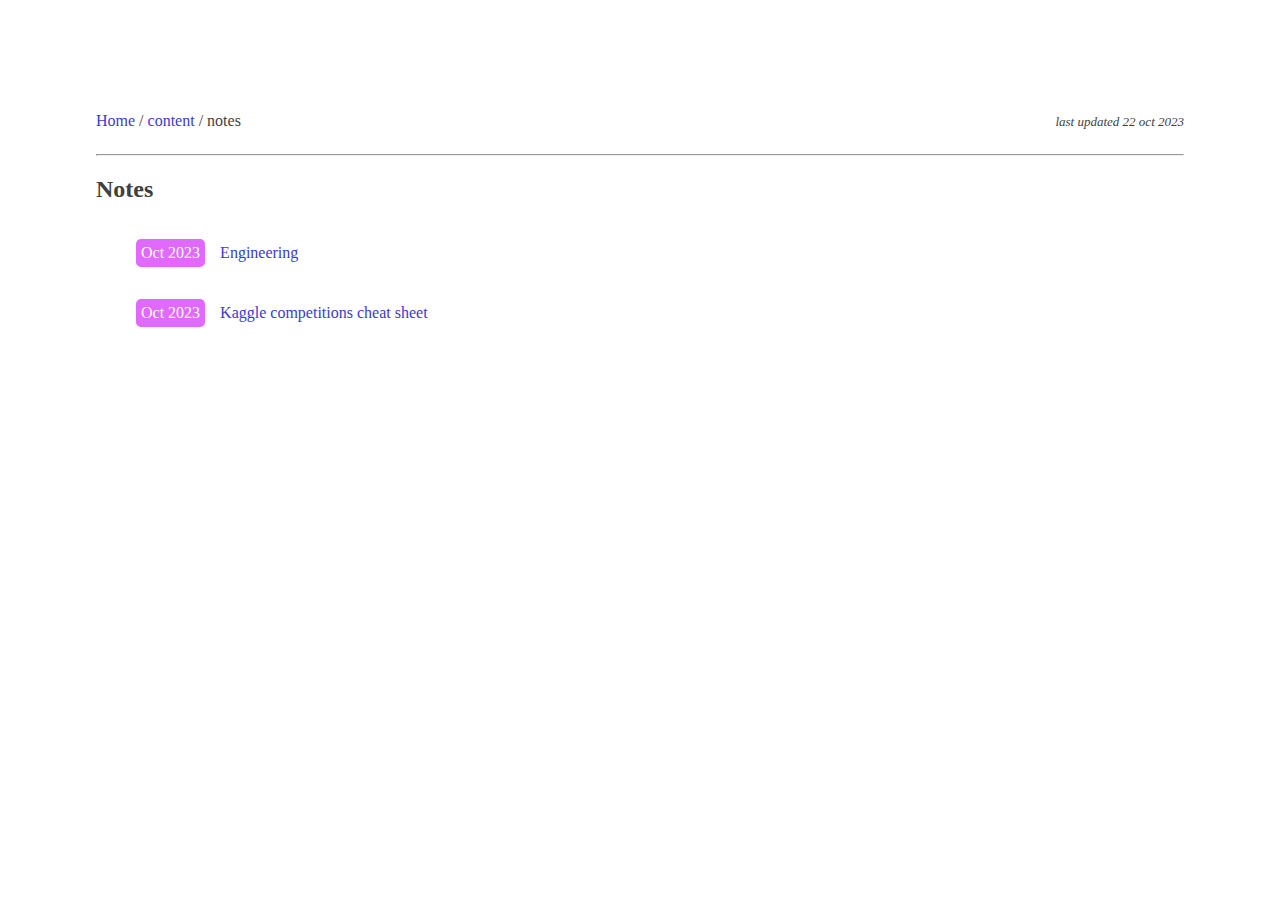
<file: assets/notes.html>
<!DOCTYPE html>
<html>

<head>
  <meta charset="UTF-8">
  <title>https://adimail</title>
  <style>
    body {
      margin: 0;
      padding: 0;
      color: #3f3f3f;
      font-family: Calibri;
    }

    .head {
      display: flex;
      justify-content: space-between;
    }

    .head p i {
      font-size: small;
    }

    .resume {
      display: flex;
      justify-content: space-around;
      align-items: center;
    }

    .content {
      margin: 6em;
    }

    a {
      color: rgb(58, 58, 210);
    }

    a:hover {
      background-color: #d3d3d3;
    }

    ::selection {
      color: rgb(0, 0, 0);
      background-color: rgb(239, 239, 42);
    }

    .notes {
      display: flex;
      flex-direction: column;
    }

    .notes li {
      display: inline-flex;
    }

    .item p {
      padding: 5px;
    }

    a {
      text-decoration: none;
    }

    @media (max-width: 500px) {
      .root {
        margin: 2em;
      }
    }
  </style>
  <link rel="icon" href="sonchafa.png" type="icon">
</head>

<body>
  <div class="root">
    <div class="content">
      <div class="head">
        <p><a href="../index.html">Home</a> / <a href="content.html">content</a> / notes</p>
        <p><i>last updated 22 oct 2023</i></p>
      </div>
      <hr>
      <h2>Notes</h2>
      <ul class="notes" style="list-style: none;">
        <li class="item">
          <p style="background-color: rgb(225, 105, 255); color: white; border-radius: 5px;">Oct 2023</p>
          <p style="margin-left: 10px;"><a href="mynotes/engineering.html">Engineering</a></p>
        </li>

        <li class="item">
          <p style="background-color: rgb(225, 105, 255); color: white; border-radius: 5px;">Oct 2023</p>
          <p style="margin-left: 10px;"><a href="mynotes/kaggleCheatsheet.html">Kaggle competitions cheat sheet</a></p>
        </li>
 
      </ul>
    </div>

  </div>
</body>

</html>
</file>
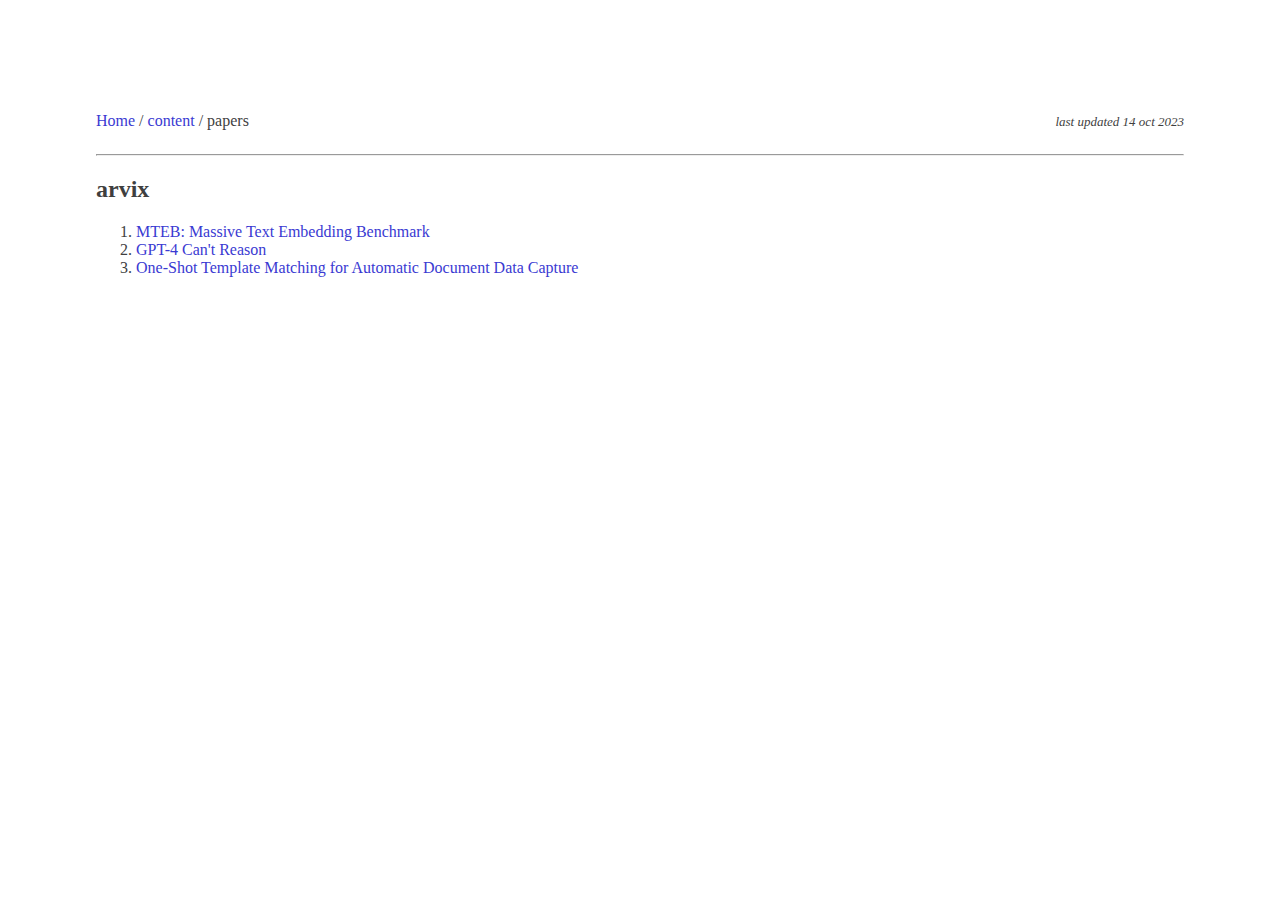
<file: assets/papers.html>
<!DOCTYPE html>
<html>

<head>
  <meta charset="UTF-8">
  <title>https://adimail</title>
  <style>
    body {
      margin: 0;
      padding: 0;
      color: #3f3f3f;
      font-family: Calibri;
    }

    a {
      color: rgb(58, 58, 210);
    }

    a:hover {
      background-color: #d3d3d3;
    }

    .root {
      margin: 6em;
    }

    ::selection {
      color: rgb(0, 0, 0);
      background-color: rgb(239, 239, 42);
    }

    .head {
      display: flex;
      justify-content: space-between;
    }

    a {
      text-decoration: none;
    }

    .head p i {
      font-size: small;
    }

    @media (max-width: 500px) {
      .root {
        margin: 2em;
      }
    }
  </style>
  <link rel="icon" href="sonchafa.png" type="icon">
</head>

<body>
  <div class="root">
    <div class="head">
      <p><a href="../index.html">Home</a> / <a href="content.html">content</a> / papers</p>
      <p><i>last updated 14 oct 2023</i></p>
    </div>
    <div class="content">
      <hr>
      <h2>arvix</h2>
      <ol>
        <li><a href="https://arxiv.org/abs/2210.07316">MTEB: Massive Text Embedding Benchmark</a></li>
        <li><a
            href="https://arxiv.org/abs/2308.03762#:~:text=Based%20on%20this%20analysis%2C%20the,is%20utterly%20incapable%20of%20reasoning.">GPT-4
            Can't Reason</a></li>
        <li><a href="https://arxiv.org/abs/1910.10037">One-Shot Template Matching for Automatic Document Data Capture</a></li>
      </ol>
    </div>

  </div>
</body>

</html>
</file>
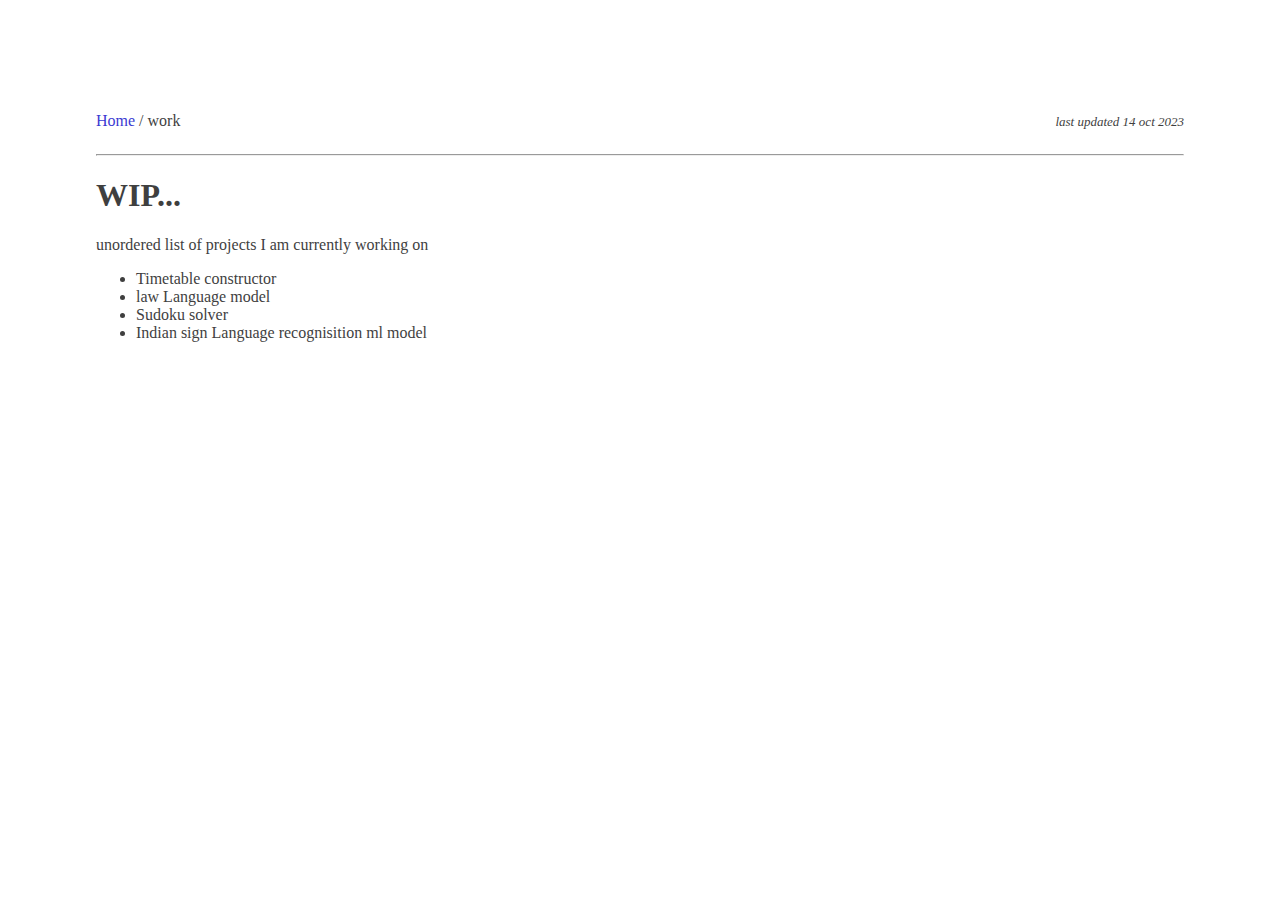
<file: assets/work.html>
<!DOCTYPE html>
<html>

<head>
  <meta charset="UTF-8">
  <title>https://adimail</title>
  <style>
    body {
      margin: 0;
      padding: 0;
      color: #3f3f3f;
      font-family: Calibri;
    }

    ::selection {
      color: rgb(0, 0, 0);
      background-color: rgb(239, 239, 42);
    }

    .head {
      display: flex;
      justify-content: space-between;
    }

    .head p i {
      font-size: small;
    }

    a {
      color: rgb(58, 58, 210);
    }

    a:hover {
      background-color: #d3d3d3;
    }

    .root {
      margin: 6em;
    }

    a {
      text-decoration: none;
    }

    @media (max-width: 500px) {
      .root {
        margin: 2em;
      }
    }
  </style>
  <link rel="icon" href="sonchafa.png" type="icon">
</head>

<body>
  <div class="root">
    <div class="head">
      <p><a href="../index.html">Home</a> / work</p>
      <p><i>last updated 14 oct 2023</i></p>
    </div>
    <hr>
    <p></p>

    <h1>WIP...</h1>
    <p>unordered list of projects I am currently working on</p>
    <ul>
      <li>Timetable constructor</li>
      <li>law Language model</li>
      <li>Sudoku solver</li>
      <li>Indian sign Language recognisition ml model</li>
    </ul>
  </div>
</body>

</html>
</file>
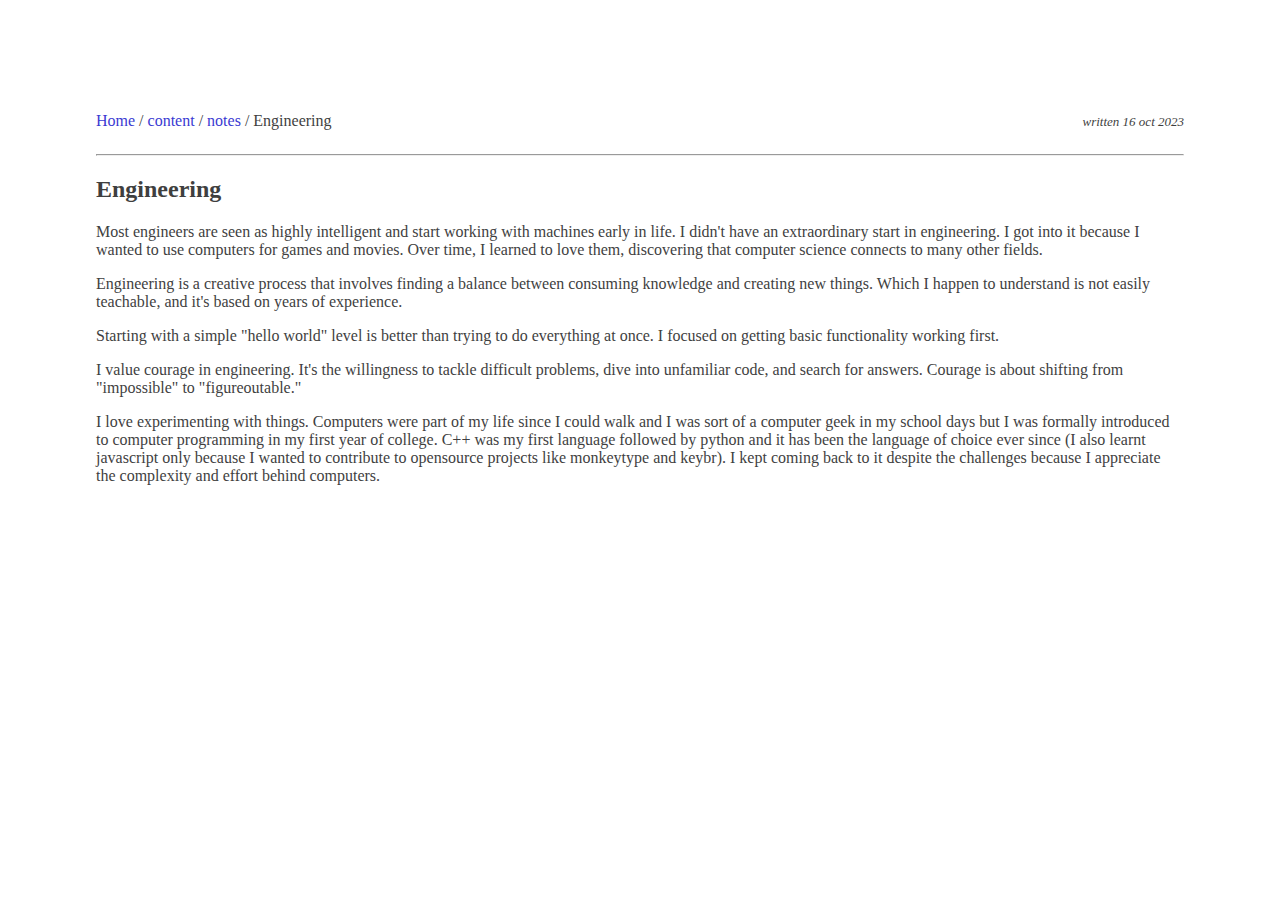
<file: assets/mynotes/engineering.html>
<!DOCTYPE html>
<html>

<head>
  <meta charset="UTF-8">
  <title>https://adimail</title>
  <style>
    body {
      margin: 0;
      padding: 0;
      color: #3f3f3f;
      font-family: Calibri;
    }

    .head {
      display: flex;
      justify-content: space-between;
    }

    .head p i {
      font-size: small;
    }

    .resume {
      display: flex;
      justify-content: space-around;
      align-items: center;
    }

    .content {
      margin: 6em;
    }

    a {
      color: rgb(58, 58, 210);
    }

    a:hover {
      background-color: #d3d3d3;
    }

    ::selection {
      color: rgb(0, 0, 0);
      background-color: rgb(239, 239, 42);
    }

    a {
      text-decoration: none;
    }


    @media (max-width: 500px) {
      .root {
        margin: 2em;
      }
    }
  </style>
  <link rel="icon" href="../sonchafa.png" type="icon">
</head>

<body>
  <div class="root">
    <div class="content">
      <div class="head">
        <p><a href="../../index.html">Home</a> / <a href="../content.html">content</a> / <a
            href="../notes.html">notes</a> / Engineering</p>
        <p><i>written 16 oct 2023</i></p>
      </div>
      <hr>

      <div class="essay">
        <h2>Engineering</h2>
        <p>Most engineers are seen as highly intelligent and start working with machines early in life. I didn't have an
          extraordinary start in engineering. I got into it because I wanted to use computers for games and movies. Over
          time, I learned to love them, discovering that computer science connects to many other fields.</p>
        <p>Engineering is a creative process that involves finding a balance between consuming knowledge and creating
          new things. Which I happen to understand is not easily teachable, and it's based on years of experience.</p>
        <p>Starting with a simple "hello world" level is better than trying to do everything at once. I focused on
          getting basic functionality working first.</p>
        <p>I value courage in engineering. It's the willingness to tackle difficult problems, dive into unfamiliar code,
          and search for answers. Courage is about shifting from "impossible" to "figureoutable."</p>
        <p>I love experimenting with things. Computers were part of my life since I could walk and I was sort of a 
          computer geek in my school days but I was formally introduced to computer programming in my first year of college. 
          C++ was my first language followed by python and it has been the language of choice ever since (I also learnt 
          javascript only because I wanted to contribute to opensource projects like monkeytype and keybr). I kept coming back to it
          despite the challenges because I appreciate the complexity and effort behind computers.</p>
      </div>
    </div>

  </div>
</body>

</html>
</file>
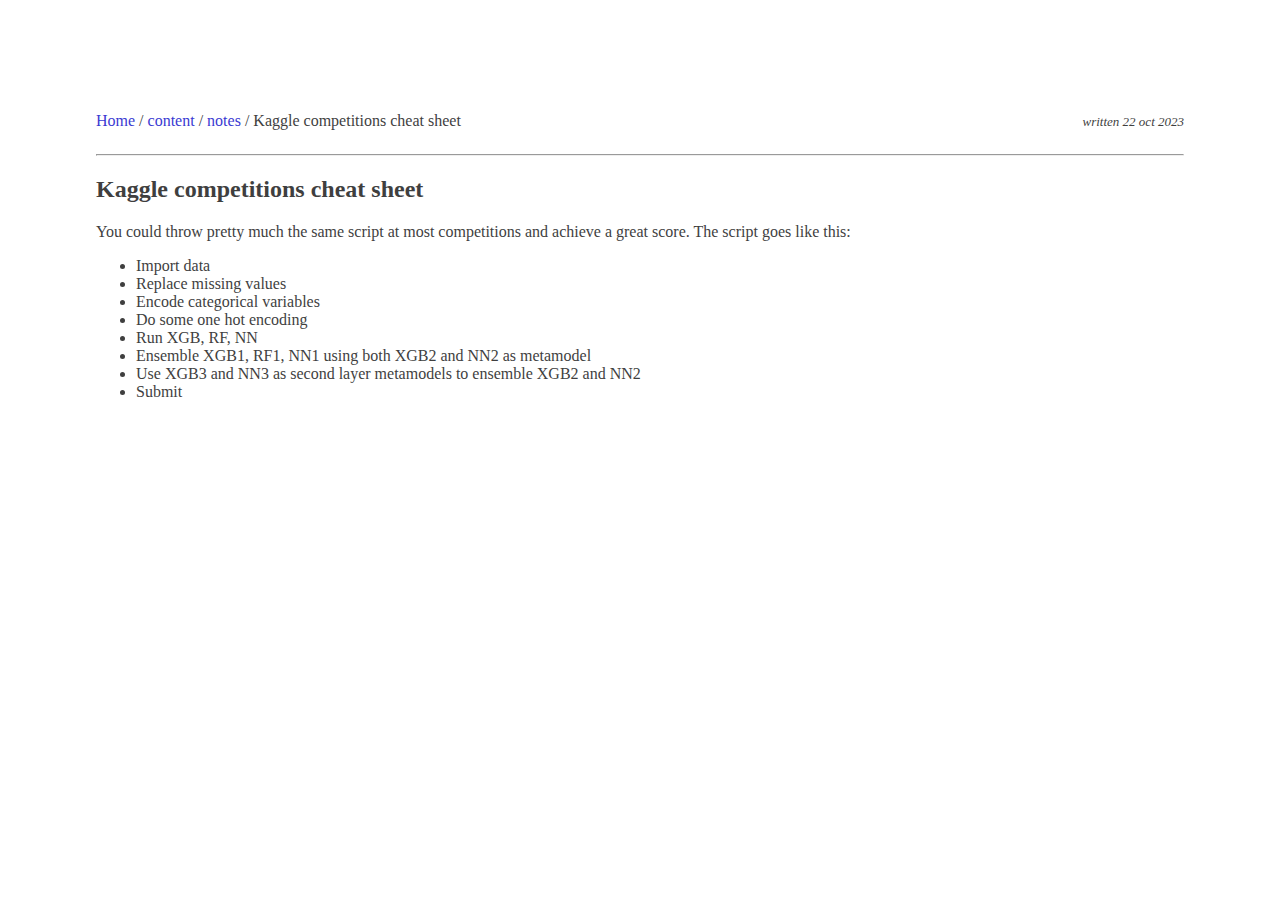
<file: assets/mynotes/kaggleCheatsheet.html>
<!DOCTYPE html>
<html>

<head>
    <meta charset="UTF-8">
    <title>https://adimail</title>
    <style>
        body {
            margin: 0;
            padding: 0;
            color: #3f3f3f;
            font-family: Calibri;
        }

        .head {
            display: flex;
            justify-content: space-between;
        }

        .head p i {
            font-size: small;
        }

        .resume {
            display: flex;
            justify-content: space-around;
            align-items: center;
        }

        .content {
            margin: 6em;
        }

        a {
            color: rgb(58, 58, 210);
        }

        a:hover {
            background-color: #d3d3d3;
        }

        ::selection {
            color: rgb(0, 0, 0);
            background-color: rgb(239, 239, 42);
        }

        a {
            text-decoration: none;
        }


        @media (max-width: 500px) {
            .root {
                margin: 2em;
            }
        }
    </style>
    <link rel="icon" href="../sonchafa.png" type="icon">
</head>

<body>
    <div class="root">
        <div class="content">
            <div class="head">
                <p><a href="../../index.html">Home</a> / <a href="../content.html">content</a> / <a
                        href="../notes.html">notes</a> / Kaggle competitions cheat sheet</p>
                <p><i>written 22 oct 2023</i></p>
            </div>
            <hr>

            <div class="essay">
                <h2>Kaggle competitions cheat sheet</h2>
                <p>You could throw pretty much the same script at most competitions and achieve a great score. The
                    script
                    goes like this:</p>
                <ul>
                    <li>Import data</li>
                    <li>Replace missing values</li>
                    <li>Encode categorical variables</li>
                    <li>Do some one hot encoding</li>
                    <li>Run XGB, RF, NN</li>
                    <li>Ensemble XGB1, RF1, NN1 using both XGB2 and NN2 as metamodel</li>
                    <li>Use XGB3 and NN3 as second layer metamodels to ensemble XGB2 and NN2</li>
                    <li>Submit</li>
                </ul>

            </div>
        </div>

    </div>
</body>

</html>
</file>
